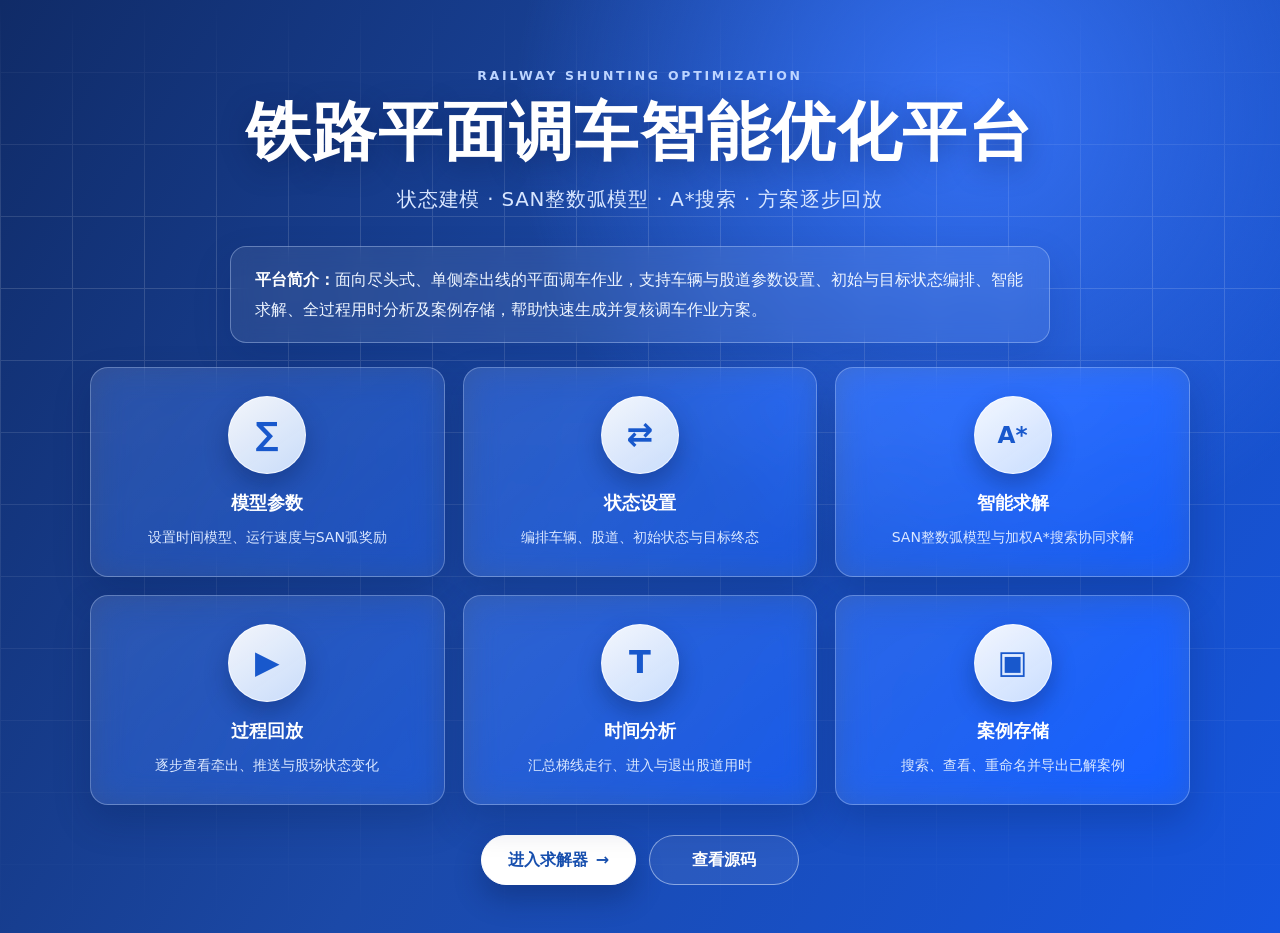
<file: index.html>
<!doctype html>
<html lang="zh-CN">

<head>
  <meta charset="UTF-8">
  <meta name="viewport" content="width=device-width,initial-scale=1">
  <meta name="description" content="基于SAN整数弧模型与A*搜索的铁路平面调车优化求解器。">
  <meta name="theme-color" content="#fff">
  <link rel="icon" type="image/svg+xml"
    href="data:image/svg+xml,%3Csvg xmlns='http://www.w3.org/2000/svg' viewBox='0 0 64 64'%3E%3Crect width='64' height='64' rx='14' fill='%23155bba'/%3E%3Cpath d='M10 44h18l12-24h14M28 44h26M34 32h20' fill='none' stroke='white' stroke-width='4'/%3E%3C/svg%3E">
  <title>平面调车优化求解器</title>
  <link rel="stylesheet" href="./styles.css">
</head>

<body class="cover-active">
  <section id="coverPage" class="cover-page" aria-labelledby="coverTitle">
    <div class="cover-grid" aria-hidden="true"></div>
    <div class="cover-shell">
      <header class="cover-hero">
        <span class="cover-kicker">RAILWAY SHUNTING OPTIMIZATION</span>
        <h1 id="coverTitle">铁路平面调车智能优化平台</h1>
        <p>状态建模 · SAN整数弧模型 · A*搜索 · 方案逐步回放</p>
      </header>
      <div class="cover-intro">
        <b>平台简介：</b>面向尽头式、单侧牵出线的平面调车作业，支持车辆与股道参数设置、初始与目标状态编排、智能求解、全过程用时分析及案例存储，帮助快速生成并复核调车作业方案。
      </div>
      <div class="cover-features" aria-label="平台功能展示">
        <article class="cover-feature">
          <span class="cover-icon" aria-hidden="true">∑</span><strong>模型参数</strong><small>设置时间模型、运行速度与SAN弧奖励</small>
        </article>
        <article class="cover-feature">
          <span class="cover-icon" aria-hidden="true">⇄</span><strong>状态设置</strong><small>编排车辆、股道、初始状态与目标终态</small>
        </article>
        <article class="cover-feature">
          <span class="cover-icon cover-icon-text" aria-hidden="true">A*</span><strong>智能求解</strong><small>SAN整数弧模型与加权A*搜索协同求解</small>
        </article>
        <article class="cover-feature">
          <span class="cover-icon" aria-hidden="true">▶</span><strong>过程回放</strong><small>逐步查看牵出、推送与股场状态变化</small>
        </article>
        <article class="cover-feature">
          <span class="cover-icon" aria-hidden="true">T</span><strong>时间分析</strong><small>汇总梯线走行、进入与退出股道用时</small>
        </article>
        <article class="cover-feature">
          <span class="cover-icon" aria-hidden="true">▣</span><strong>案例存储</strong><small>搜索、查看、重命名并导出已解案例</small>
        </article>
      </div>
      <div class="cover-actions">
        <button class="cover-enter" type="button" data-cover-target="parameters">进入求解器 <span aria-hidden="true">→</span></button>
        <a class="cover-secondary" href="https://github.com/Tye0426/FD3" target="_blank" rel="noopener noreferrer">查看源码</a>
      </div>
    </div>
  </section>
  <header class="app-header">
    <div class="brand">
      <div class="brand-mark" aria-hidden="true"><span></span><span></span><span></span></div>
      <div>
        <h1>平面调车优化求解器</h1>
        <p>SAN整数弧模型 + A*搜索</p>
      </div>
    </div>
    <nav class="step-nav" aria-label="求解流程"><button class="nav-tab active"
        data-view="parameters"><b>1</b><span>模型参数<small>参数与固定值</small></span></button><button class="nav-tab"
        data-view="setup"><b>2</b><span>状态设置<small>车辆、股道与目标</small></span></button><button class="nav-tab"
        data-view="solution"><b>3</b><span>求解过程<small>方案回放与时间</small></span></button><button class="nav-tab"
        data-view="records"><b>4</b><span>记录存储<small>案例查看与导出</small></span></button></nav>
    <div class="header-actions"><button id="returnCover" class="return-cover" type="button"><span aria-hidden="true">←</span> 返回封面</button></div>
  </header>
  <main class="page-shell">
    <section id="view-parameters" class="app-view active" aria-labelledby="parameterTitle">
      <div class="page-heading with-action">
        <div><span class="eyebrow">01 / MODEL</span>
          <h2 id="parameterTitle">模型参数</h2>
          <p>以下参数为默认值，用户可自行修改，并会用于后续求解。</p>
        </div><button id="resetPaperParameters" class="button ghost" type="button">恢复默认值</button>
      </div>
      <div class="parameter-grid">
        <article class="parameter-card feature"><span class="card-index">TIME</span>
          <h3>全过程时间模型</h3>
          <div class="formula">T = Σ(T<sub>梯线</sub> + T<sub>进入</sub> + T<sub>退出</sub>)</div>
          <div class="symbol-notes">
            <span><b>Σ</b>全部基本作业累计</span><span><b>T<sub>梯线</sub></b>股道间转线走行</span><span><b>T<sub>进入</sub> /
                T<sub>退出</sub></b>车辆进出股道时间</span></div>
          <p>每次牵出或推送均计算三个阶段并逐步累计。结果是模型估计耗时。</p>
        </article>
        <article class="parameter-card wide editable-parameter"><span class="card-index">FORMULA</span>
          <h3>单步走行时间</h3>
          <div class="formula-stack">
            <code>T<sub>梯线</sub> = |k<sub>旧</sub>−k<sub>新</sub>| × 股道间距 / 梯线速度</code><code>T<sub>阶段</sub> = l<sub>k</sub>/s<sub>m</sub> + 0.5s<sub>m</sub>(a + bn)</code>
          </div>
          <div class="parameter-inputs inline"><label>常数 a<input id="timeConstant" type="number" min="0" step="any"
                value="13500"></label><label>车辆系数 b<input id="timePerCar" type="number" min="0" step="any"
                value="517.5"></label></div>
          <p>未计防溜、制动试验与现场等待。</p>
        </article>
        <article class="parameter-card editable-parameter"><span class="card-index">SPEED</span>
          <h3>运行参数</h3>
          <div class="parameter-inputs"><label>调车速度（km/h）<input id="shuntingSpeed" type="number" min="0.1" step="0.1"
                value="16"></label><label>梯线速度（km/h）<input id="ladderSpeed" type="number" min="0.1" step="0.1"
                value="10"></label><label>相邻股道间距（m）<input id="trackSpacing" type="number" min="0" step="0.1"
                value="3"></label></div>
        </article>
        <article class="parameter-card editable-parameter"><span class="card-index">A*</span>
          <h3>搜索优先级</h3>
          <div class="formula">η = T + wΛ</div>
          <div class="parameter-inputs"><label>A* 权重 w<input id="weight" type="number" min="0" max="1000000" step="any"
                value="350"></label></div>
          <p>T为累计模型时间，Λ为deferred link数量；350是算例参数，不一定是所有任务的统一最优值。</p>
        </article>
        <article class="parameter-card"><span class="card-index">SAN</span>
          <h3>SAN目标</h3>
          <div class="formula">max R = Σ r<sub>ij</sub>x<sub>ij</sub></div>
          <div class="symbol-notes light"><span><b>r<sub>ij</sub></b>弧 i→j
              的奖励</span><span><b>x<sub>ij</sub>∈{0,1}</b>是否选取该弧</span><span><b>R</b>本轮SAN子问题的总奖励</span></div>
          <p>SAN奖励负责筛选候选动作；最终完整方案仍按累计总时间判断优劣。</p>
        </article>
        <article class="parameter-card wide editable-parameter"><span class="card-index">REWARD</span>
          <h3>SAN弧奖励</h3>
          <div class="reward-input-grid"><label>Shunting 1<input id="rewardShunting1" type="number" step="any" min="0"
                value="1"></label><label>Shunting 2<input id="rewardShunting2" type="number" step="any" min="0"
                value="2"></label><label>Shunting 3<input id="rewardShunting3" type="number" step="any" min="0"
                value="0"></label><label>Skipping 1<input id="rewardSkipping1" type="number" step="any" min="0"
                value="1"></label><label>Skipping 2<input id="rewardSkipping2" type="number" step="any" min="0"
                value="2"></label><label>Holding 1<input id="rewardHolding1" type="number" step="any" min="0"
                value="0"></label><label>Holding 2<input id="rewardHolding2" type="number" step="any" min="0"
                value="0.1"></label><label>Virtual 2<input id="rewardVirtual2" type="number" step="any" min="0"
                value="0"></label></div>
          <p>Virtual 1继续采用默认长度修正式 1/(2lₖ)。</p>
        </article>
      </div>
      <div class="page-actions"><button class="button primary next-view"
          data-target="setup"><span>保存参数进入下一步</span><b>→</b></button></div>
    </section>
    <section id="view-setup" class="app-view" aria-labelledby="configTitle">
      <div class="page-heading with-action">
        <div><span class="eyebrow">02 / INPUT</span>
          <h2 id="configTitle">定义初始状态与目标状态</h2>
          <p>支持车辆、股道、始末状态等相关设置。</p>
        </div><button id="loadExample" class="button ghost">载入示例</button>
      </div>
      <div class="setup-layout">
        <aside class="panel preview-panel">
          <div class="preview-heading">
            <div><span class="eyebrow">INTERACTIVE YARD</span>
              <h3>状态图快捷设置</h3>
            </div><span class="topology-badge">尽头式 · 单侧牵出</span>
          </div>
          <p class="hint">双击车辆、股道可进行参数编辑，拖动车辆可改变位置。</p>
          <div id="destinationLegend" class="destination-color-legend"></div>
          <div id="yardPair" class="yard-pair paper-goal">
            <section class="yard-card">
              <div class="yard-card-head">
                <div><span class="state-dot initial"></span>
                  <h4>初始状态</h4>
                </div>
                <div id="vehicleTrash" class="vehicle-trash compact" aria-label="车辆删除区"><span
                    aria-hidden="true">🗑</span>拖到此处删除</div>
              </div>
              <div id="initialPreview" class="yard-view live-yard" aria-label="可拖动编辑的初始股场"></div>
              <div class="yard-toolbar"><label class="yard-zoom-control" for="yardZoom"><span>图幅</span><input
                    id="yardZoom" type="range" min="50" max="160" value="100" step="5"><output id="yardZoomValue"
                    for="yardZoom">100%</output></label><span id="dragHint" aria-live="polite">按住车辆并拖动</span>
                <div class="yard-quick-actions"><button id="quickAddVehicle" class="add-action" type="button">＋
                    添加车辆</button><button id="quickAddTrack" class="add-action" type="button">＋ 添加股道</button></div>
              </div>
            </section>
            <section id="goalYardCard" class="yard-card hidden">
              <div class="yard-card-head">
                <div><span class="state-dot goal"></span>
                  <h4>自定义最终状态</h4>
                </div><small>仅调整车辆位置与顺序</small>
              </div>
              <div id="goalPreview" class="yard-view live-yard" aria-label="可拖动编辑的最终股场"></div>
              <div class="yard-toolbar"><span id="goalYardScale">比例尺</span><span id="goalDragHint"
                  aria-live="polite">按住车辆并拖动</span>
              </div>

            </section>
          </div>
          <aside id="yardInspector" class="yard-inspector" aria-hidden="true" aria-label="状态图参数信息栏"><button
              id="collapseYardInspector" class="inspector-collapse" type="button" aria-label="收起信息栏">›</button>
            <div class="inspector-head">
              <div><span id="inspectorKicker" class="eyebrow">QUICK EDIT</span>
                <h4 id="inspectorTitle">参数设置</h4>
              </div>
            </div>
            <form id="vehicleInspectorForm" class="inspector-form hidden"><label>车辆ID<input id="inspectorVehicleId"
                  type="text" maxlength="12" required></label><label>去向<select id="inspectorVehicleDestination"
                  required></select></label><label>车辆长度（米）<input id="inspectorVehicleLength" type="number" min="0.001"
                  step="any" inputmode="decimal" required></label>
              <p id="vehicleInspectorError" class="inspector-error hidden" role="alert"></p>
            </form>
            <form id="trackInspectorForm" class="inspector-form hidden"><label>股道编号<input id="inspectorTrackName"
                  type="text" readonly></label><label>股道容量（米）<input id="inspectorTrackCapacity" type="number" min="0.001"
                  step="any" inputmode="decimal" required></label>
              <p id="trackInspectorError" class="inspector-error hidden" role="alert"></p>
            </form>
          </aside>
          <div class="legend"><span><i class="legend-loco"></i>调机</span><span><i
                class="legend-car"></i>可拖动车辆</span><span><i class="legend-stop"></i>股道</span></div>
        </aside>
        <div class="panel config-panel">
          <div class="config-panel-head">
            <div><span class="eyebrow">CONFIGURATION</span>
              <h3>求解参数设置</h3>
            </div>
            <div class="solve-head-actions"><label class="case-name-field"><span>案例名称</span><input id="caseName"
                  type="text" maxlength="60" placeholder="例如：案例1"></label><button id="solveButton"
                class="button primary"><span>开始求解</span><b>→</b></button></div>
          </div>
          <div id="validation" class="message hidden" role="alert"></div>
          <div class="config-modules">
            <section class="config-module destination-module">
              <div class="subhead">
                <div><span class="module-index">01</span>
                  <h3>车辆去向</h3>
                </div><button id="addDestination" class="add-action" type="button">＋ 添加去向</button>
              </div>
              <div class="destination-adder"><label class="sr-only" for="newDestination">新去向名称</label><input
                  id="newDestination" type="text" maxlength="24" placeholder="例如：北京"></div>
              <p id="destinationFeedback" class="inline-feedback hidden" role="status" aria-live="polite"></p>
              <div class="module-scroll compact-scroll">
                <div id="destinationList" class="destination-list" aria-live="polite"></div>
              </div>
            </section>
            <section class="config-module cars-module">
              <div class="subhead">
                <div><span class="module-index">02</span>
                  <h3>车辆参数</h3>
                </div><button id="addCar" class="add-action" type="button">＋ 添加车辆</button>
              </div>
              <p class="hint">车辆去向从已有列表中选择；新增车辆自动放到容量允许股道中。</p>
              <div class="module-scroll">
                <div id="carsEditor" class="data-grid"></div>
              </div>
            </section>
            <section class="config-module initial-state-module">
              <div class="subhead">
                <div><span class="module-index">03</span>
                  <h3>股道参数</h3>
                </div><button id="addTrack" class="add-action" type="button">＋ 添加股道</button>
              </div>
              <p class="hint">设置股道长度和车辆顺序。</p>
              <div class="module-scroll">
                <div class="editor-scroll">
                  <div id="initialTracksEditor" class="track-editor"></div>
                </div>
              </div>
            </section>
            <section class="config-module state-goal">
              <div class="subhead">
                <div><span class="module-index">04</span>
                  <h3>目标终态定义</h3>
                </div><span class="bound-note">两种模式可切换</span>
              </div>
              <div class="mode-choice" role="radiogroup" aria-label="目标终态模式"><label><input type="radio" name="goalMode"
                    value="paper"
                    checked><span><b>默认模式</b><small>同去向聚集、按去向顺序成列，最终停放股道随机</small></span></label><label><input
                    type="radio" name="goalMode"
                    value="custom"><span><b>自定义模式</b><small>精确指定每辆车的目标股道和顺序</small></span></label></div>
              <div id="paperGoalSettings" class="mode-settings">
                <div class="order-heading"><strong>规定去向顺序</strong><span>通过下拉筛选或箭头排序</span></div>
                <div id="destinationOrderEditor" class="destination-order-editor"></div>
              </div>
              <div id="customGoalSettings" class="mode-settings hidden">
                <div class="module-scroll">
                  <div class="editor-scroll">
                    <div id="goalTracksEditor" class="track-editor"></div>
                  </div>
                </div>
              </div>
            </section>
            <section class="config-module operation-module">
              <div class="subhead">
                <div><span class="module-index">05</span>
                  <h3>作业与搜索参数</h3>
                </div>
              </div>
              <div class="settings-grid"><label>牵出线长度（米）<input id="headshunt" type="number" min="0.001"
                    step="any" inputmode="decimal" value="100"></label><label>机车长度（米）<input id="locomotive" type="number" min="0"
                    step="any" inputmode="decimal" value="20"></label><label>优化目标<select id="objective">
                    <option value="time">最短总调车时间（默认目标）</option>
                    <option value="rounds">最少宏动作轮数（扩展对照）</option>
                  </select></label><label>搜索时限（秒）<input id="timeLimit" type="number" min=".1" max="120" step=".1"
                    value="10"></label><label>外层状态树搜索策略<select id="searchStrategy" aria-label="外层状态树搜索策略"><option value="auto">自动选择（默认）</option><option value="astar">SAN-A* 加权启发式</option><option value="best">SAN-B 最佳优先</option><option value="brfs">SAN-Br 广度优先</option><option value="cbfs">SAN-C 循环最佳优先</option><option value="dfs">SAN-D 深度优先</option><option value="sanr">SAN-R 单路径基线</option></select></label><label>联合SAN解池规模<input id="poolSize" type="number" min="0" max="1000"
                    step="1" value="100"></label><label>初始机车对应股道<input id="initialTrack" type="number" min="1"
                    step="1" value="1" readonly aria-readonly="true"></label></div>
            </section>
            <section class="config-module solver-mode">
              <div class="subhead">
                <div><span class="module-index">06</span>
                  <h3>求解引擎</h3>
                </div><span class="bound-note">Gurobi需要单独部署后端</span>
              </div>
              <div class="engine-row"><label>设置求解模式<select id="solverEngine">
                    <option value="browser">浏览器内置 SAN 求解器</option>
                    <option value="gurobi">Gurobi 联合SAN整数规划</option>
                  </select></label><label id="gurobiEndpointWrap" class="hidden">Gurobi API 地址<input id="gurobiEndpoint"
                    type="url" placeholder="https://你的后端域名/solve"></label></div>
              <p id="engineHelp" class="hint">内置模式可直接运行，无需服务器。</p>
            </section>
          </div>
        </div>
      </div>
    </section>
    <section id="view-solution" class="app-view" aria-labelledby="resultTitle">
      <div class="page-heading with-action">
        <div><span class="eyebrow">03 / SOLUTION</span>
          <h2 id="resultTitle">调车方案与逐步过程</h2>
          <p>逐步查看每一次牵出、推送、时间和SAN选择。</p>
        </div>
        <div class="solution-actions"><label class="history-picker"><span>查看历史案例</span><select id="historyCaseSelect">
              <option value="">选择已保存案例</option>
            </select></label><button id="loadHistoryCase" class="button ghost" type="button"
            disabled>载入案例</button><button id="downloadResult" class="button ghost" disabled>导出JSON</button></div>
      </div>
      <div class="panel result-panel">
        <div id="emptyResult" class="empty-state">
          <div class="empty-icon"><span></span><span></span><span></span></div>
          <h3>尚未开始求解</h3>
          <p>请在“初始状态”中设置参数并开始求解，或从右上角选择一个历史案例。</p><button class="button ghost next-view"
            data-target="setup">返回任务定义</button>
        </div>
        <div id="solutionResult" class="hidden">
          <div class="metrics">
            <div class="time-metric"><span>调车全过程用时 · 模型估计</span>
              <div class="time-main"><strong id="metricDuration">—</strong><small id="metricSeconds">—</small></div>
            </div>
            <div><span>梯线走行</span><strong id="breakdownLadder">— 秒</strong></div>
            <div><span>进入股道</span><strong id="breakdownEntry">— 秒</strong></div>
            <div><span>退出股道</span><strong id="breakdownExit">— 秒</strong></div>
            <div><span>求解状态</span><strong id="metricStatus">—</strong></div>
            <div><span>宏动作 / 基本作业</span><strong id="metricSteps">—</strong></div>
            <div><span>电脑求解耗时</span><strong id="metricCompute">—</strong></div>
          </div>
          <div id="resultContext" class="result-context"></div>
          <p class="hint">未计现场等待、防溜和制动试验。</p>
          <div class="solution-layout">
            <div class="playback">
              <div class="playback-head">
                <div><span id="stepKicker" class="eyebrow">初始状态</span>
                  <h3 id="stepTitle">作业开始</h3>
                </div>
                <div class="step-controls"><button id="prevStep" aria-label="上一步">←</button><span id="stepCounter">0 /
                    0</span><button id="nextStep" aria-label="下一步">→</button></div>
              </div>
              <div id="yardView" class="yard-view"></div>
              <div id="actionDetail" class="action-detail"></div>
              <details id="sanDetail" class="san-detail">
                <summary>查看本轮SAN模型结果</summary>
                <div id="sanModel"></div>
              </details>
            </div>
            <div class="timeline-wrap">
              <h3>逐步作业</h3>
              <p class="hint">点击任一步骤查看对应布局。</p>
              <ol id="timeline" class="timeline"></ol>
            </div>
          </div>
          <details class="time-table-panel" open>
            <summary>全过程时间明细（秒）</summary>
            <div class="table-scroll">
              <table>
                <thead>
                  <tr>
                    <th>步 / 轮</th>
                    <th>作业</th>
                    <th>股道</th>
                    <th>车辆</th>
                    <th>梯线</th>
                    <th>进入</th>
                    <th>退出</th>
                    <th>本步</th>
                    <th>累计</th>
                  </tr>
                </thead>
                <tbody id="timeTable"></tbody>
              </table>
            </div>
          </details>
          <section class="solution-insights" aria-labelledby="solutionInsightsTitle">
            <div class="insights-head">
              <div><span class="eyebrow">SOLUTION DISTRIBUTION</span>
                <h3 id="solutionInsightsTitle">可行方案分布与收敛过程</h3>
              </div><p id="solutionChartSummary" class="insights-summary">等待可行方案数据</p>
            </div>
            <div class="solution-chart-grid">
              <article class="solution-chart-card">
                <div class="chart-title"><div><h4>可行解与当前优解</h4><p>圆点为完整可行方案，折线为搜索过程中不断更新的最优值。</p></div><div class="chart-legend"><span><i class="legend-feasible"></i>可行解</span><span><i class="legend-best"></i>阶段优解</span><span><i class="legend-final"></i>最终采用</span></div></div>
                <div id="solutionScatter" class="solution-chart" role="img" aria-label="可行方案目标值散点与最优值收敛图"></div>
              </article>
              <article class="solution-chart-card">
                <div class="chart-title"><div><h4>目标值分布</h4><p>统计完整可行方案在不同目标值区间内的数量。</p></div></div>
                <div id="solutionHistogram" class="solution-chart" role="img" aria-label="可行方案目标值直方图"></div>
              </article>
            </div>
            <p id="solutionChartNote" class="chart-note"></p>
          </section>
        </div>
      </div>
    </section>
    <section id="view-records" class="app-view" aria-labelledby="recordsTitle">
      <div class="page-heading with-action">
        <div><span class="eyebrow">04 / RECORDS</span>
          <h2 id="recordsTitle">记录存储</h2>
          <p>查看自动保存已完成求解的案例。</p>
        </div>
        <div class="records-toolbar"><label class="record-search"><span class="sr-only">搜索案例</span><input
              id="recordSearch" type="search" placeholder="搜索案例名称"></label><button id="refreshRecords"
            class="button ghost" type="button">刷新</button><button id="clearRecords" class="button danger"
            type="button">一键清空</button></div>
      </div>
      <div class="records-layout">
        <aside class="panel records-list-panel">
          <div class="records-head">
            <div><span class="eyebrow">SAVED CASES</span>
              <h3>已解案例</h3>
            </div>
            <div class="records-head-actions"><button id="undoDelete" class="button ghost compact-button" type="button"
                disabled>撤销删除</button><span id="recordsCount" class="topology-badge">0 / 50 条</span></div>
          </div>
          <div id="recordsList" class="records-list"></div>
        </aside>
        <section class="panel record-detail-panel">
          <div id="recordEmpty" class="record-empty">
            <h3>请选择案例</h3>
            <p>点击左侧记录可查看该案例的输入参数、求解结果和全部作业步骤。</p>
          </div>
          <div id="recordDetail" class="hidden">
            <div class="record-detail-head">
              <div class="record-title-edit"><span id="recordDetailTime" class="eyebrow">—</span><input
                  id="recordNameInput" class="record-name-input" type="text" maxlength="60" value="案例详情" readonly
                  aria-label="案例名称"></div>
              <div class="record-detail-actions"><button id="renameRecord" class="button ghost"
                  type="button">重命名</button><button id="exportRecord" class="button primary"
                  type="button"><span>导出案例</span><b>↓</b></button></div>
            </div>
            <div id="recordSummary" class="record-summary"></div>
            <details open>
              <summary>初始与终态状态图</summary>
              <div class="record-state-views">
                <section>
                  <h4>初始状态</h4>
                  <div id="recordInitialYard" class="yard-view record-yard"></div>
                </section>
                <section>
                  <h4>终态状态</h4>
                  <div id="recordGoalYard" class="yard-view record-yard"></div>
                </section>
              </div>
            </details>
            <details open>
              <summary>案例参数与状态</summary>
              <div class="record-info-table table-scroll">
                <table>
                  <tbody id="recordParameters"></tbody>
                </table>
              </div>
            </details>
            <details open>
              <summary>全部作业步骤</summary>
              <div class="table-scroll">
                <table>
                  <thead>
                    <tr>
                      <th>步 / 轮</th>
                      <th>作业</th>
                      <th>股道</th>
                      <th>车辆</th>
                      <th>本步时间</th>
                      <th>累计时间</th>
                    </tr>
                  </thead>
                  <tbody id="recordOperations"></tbody>
                </table>
              </div>
            </details>
          </div>
        </section>
      </div>
    </section>
  </main>
  <div id="toastRegion" class="toast-region" role="status" aria-live="polite" aria-atomic="false"><div id="solveStatus" class="status-pill floating-status hidden"></div></div>
  <dialog id="recordsConfirmDialog" class="confirm-dialog" aria-labelledby="confirmRecordsTitle">
    <div class="confirm-dialog-card"><span class="confirm-mark" aria-hidden="true">!</span>
      <h3 id="confirmRecordsTitle">确认操作</h3>
      <p id="confirmRecordsText">此操作无法撤销。</p>
      <div class="confirm-actions"><button id="cancelRecordsAction" class="button ghost"
          type="button">取消</button><button id="confirmRecordsAction" class="button danger" type="button">确认</button>
      </div>
    </div>
  </dialog>
  <footer>求解结果仅用于模型研究与方案验证，不可直接替代现场安全规章和调度命令。</footer>
  <script src="./solver.js"></script>
  <script src="./yard-model.js"></script>
  <script src="./app.js"></script>
</body>

</html>
</file>
<file: styles.css>
:root{color-scheme:light;--bg:#f5f7fa;--panel:#fff;--text:#17283b;--muted:#5a6c7f;--line:#d9e1e9;--soft:#f3f7fb;--accent:#155bba;--danger:#ad2525;--success:#146540}*{box-sizing:border-box}html{scroll-behavior:smooth}body{margin:0;background:var(--bg);color:var(--text);font:16px/1.55 Inter,"Microsoft YaHei",system-ui,sans-serif}button,input,select{font:inherit}button{cursor:pointer}button:disabled{cursor:not-allowed;opacity:.48}button:focus-visible,summary:focus-visible{outline:3px solid #8db4ed;outline-offset:3px}h1,h2,h3,p{margin:0}.app-header{position:sticky;z-index:20;top:0;display:grid;grid-template-columns:minmax(245px,1fr) auto minmax(150px,1fr);align-items:center;gap:22px;padding:14px clamp(18px,3vw,48px);background:#fff;border-bottom:1px solid var(--line);box-shadow:0 3px 18px #1838580a}.brand{display:flex;align-items:center;gap:12px}.brand h1{font-size:1.08rem}.brand p{font-size:.8rem;color:var(--muted)}.brand-mark{display:grid;gap:5px;width:38px;padding:10px 8px;border-radius:9px;background:var(--accent)}.brand-mark span{height:2px;background:#fff}.step-nav{display:flex;align-items:stretch}.nav-tab{display:flex;align-items:center;gap:9px;min-width:160px;padding:8px 17px;border:0;border-bottom:3px solid transparent;background:#fff;color:var(--muted);text-align:left}.nav-tab:hover{background:#f7faff}.nav-tab.active{border-bottom-color:var(--accent);color:var(--text)}.nav-tab b{display:grid;place-items:center;width:27px;height:27px;border:1px solid #b9c7d5;border-radius:50%;font-size:.8rem}.nav-tab.active b{border-color:var(--accent);background:var(--accent);color:#fff}.nav-tab span{font-size:.9rem;font-weight:700}.nav-tab small{display:block;margin-top:1px;color:var(--muted);font-size:.7rem;font-weight:400}.status-pill{justify-self:end;border:1px solid var(--line);border-radius:24px;padding:7px 13px;background:var(--soft);font-size:.82rem;white-space:nowrap}.status-pill.working{color:var(--accent)}.status-pill.success{color:var(--success)}.status-pill.error{color:var(--danger)}
.page-shell{max-width:1500px;margin:auto;padding:36px clamp(14px,3vw,44px) 56px}.app-view{display:none}.app-view.active{display:block;animation:appear .2s ease}@keyframes appear{from{opacity:.35;transform:translateY(5px)}}.page-heading{margin-bottom:25px}.page-heading h2{font-size:1.65rem}.page-heading p{margin-top:7px;color:var(--muted)}.page-heading.with-action{display:flex;justify-content:space-between;align-items:center;gap:16px}.eyebrow{display:block;margin-bottom:5px;color:var(--accent);font-size:.74rem;font-weight:800;letter-spacing:.13em}.panel,.parameter-card{min-width:0;border:1px solid var(--line);border-radius:13px;background:var(--panel);box-shadow:0 8px 28px #233d5708}.button{border:1px solid var(--line);border-radius:8px;padding:10px 14px;background:#fff;color:var(--text);font-size:.88rem;font-weight:650;white-space:nowrap}.button:hover:not(:disabled){border-color:var(--accent);background:var(--soft)}.button.primary{display:flex;justify-content:space-between;align-items:center;min-height:50px;background:var(--accent);color:#fff}.button.primary:hover:not(:disabled){background:#104a99}.page-actions{display:flex;justify-content:flex-end;margin-top:24px}.page-actions .button{min-width:290px}.hidden{display:none!important}
.parameter-grid{display:grid;grid-template-columns:repeat(3,minmax(0,1fr));gap:16px}.parameter-card{position:relative;padding:22px;overflow:hidden}.parameter-card.feature{grid-row:span 2;background:linear-gradient(145deg,#0e4f9e,#176bc8);color:#fff}.parameter-card.wide{grid-column:span 2}.card-index{display:block;margin-bottom:18px;color:#668099;font-size:.72rem;font-weight:800;letter-spacing:.14em}.feature .card-index{color:#bcd9fa}.parameter-card h3{font-size:1.05rem}.parameter-card p{margin-top:12px;color:var(--muted);font-size:.9rem}.feature p{color:#e4effc}.formula{margin-top:18px;color:var(--accent);font:700 1.35rem/1.45 Georgia,serif}.feature .formula{color:#fff;font-size:1.7rem}.parameter-card dl{margin:15px 0 0}.parameter-card dl div{display:flex;justify-content:space-between;gap:14px;padding:9px 0;border-bottom:1px solid var(--line)}dt{color:var(--muted);font-size:.88rem}dd{margin:0;font-size:.88rem;font-weight:700}.reward-table{display:grid;grid-template-columns:repeat(3,1fr);gap:8px;margin-top:15px}.reward-table span{display:flex;justify-content:space-between;padding:9px 11px;border-radius:7px;background:var(--soft);font-size:.83rem}.reward-table b{color:var(--accent)}.formula-stack{display:grid;gap:8px;margin-top:15px}.formula-stack code{overflow:auto;padding:10px 12px;border-left:3px solid var(--accent);background:var(--soft);font-size:.88rem;white-space:nowrap}
.setup-layout{display:grid;grid-template-columns:minmax(0,1fr);gap:22px}.config-panel,.preview-panel,.result-panel{padding:23px}.preview-panel{position:static}.preview-heading,.subhead,.playback-head{display:flex;align-items:center;justify-content:space-between;gap:12px}.topology-badge{padding:5px 9px;border-radius:20px;background:#eaf3ff;color:#15549f;font-size:.76rem}.subsection{margin-bottom:23px;padding-top:19px;border-top:1px solid var(--line)}.subsection.first{padding-top:0;border:0}.subhead{margin-bottom:11px}.text-button{border:0;background:transparent;color:var(--accent);font-size:.875rem}.hint{margin:8px 0 12px;color:var(--muted);font-size:.86rem}.data-grid{display:grid;gap:8px}.data-row,.track-row{display:grid;align-items:center;gap:8px}.data-row{grid-template-columns:1fr 1fr 1fr 28px}.track-row{grid-template-columns:70px 76px 1fr 1fr 28px;margin-bottom:8px}.row-head{padding:0 2px;color:var(--muted);font-size:.84rem}.track-id-cell{display:grid;min-height:41px;place-items:center;border:1px solid #cfdae4;border-radius:7px;background:var(--soft);font-weight:800}.track-editor{min-width:480px}.editor-scroll{overflow-x:auto}input,select{width:100%;min-width:0;min-height:41px;padding:8px 9px;border:1px solid #b8c9d9;border-radius:7px;background:#fff;color:var(--text);font-size:.92rem}input:focus,select:focus{outline:2px solid #a0c3f5;border-color:var(--accent)}.icon-button{width:28px;height:34px;border:0;background:transparent;color:#697c8e;font-size:1.2rem}.icon-button:hover{color:var(--danger)}.settings-grid{display:grid;grid-template-columns:repeat(3,minmax(0,1fr));gap:13px;padding-top:20px;border-top:1px solid var(--line)}.settings-grid label{font-size:.84rem;font-weight:650}.settings-grid input,.settings-grid select{margin-top:5px;font-weight:400}.method-note{margin:17px 0 12px;padding:12px 14px;border-left:3px solid var(--accent);border-radius:0 8px 8px 0;background:#eef5fe;font-size:.86rem}.method-note strong{color:#104a99;font-size:1.06rem}.method-note p{margin-top:5px;color:#3c566e}.message{margin-top:14px;padding:11px 13px;border:1px solid #e7b7b7;border-radius:8px;background:#fff5f5;color:var(--danger);font-size:.86rem}.config-panel>.button.primary{width:100%;margin-top:17px}.legend{display:flex;gap:20px;justify-content:center;padding-top:14px;border-top:1px solid var(--line);color:var(--muted);font-size:.78rem}.legend span{display:flex;align-items:center;gap:6px}.legend i{display:inline-block;width:18px;height:9px}.legend-loco{background:#1f4e80}.legend-car{border:1px solid #7caae1;background:#e6f0ff}.legend-stop{border-right:3px solid #477199}
.yard-view{overflow:auto;min-height:260px;padding:10px;background:#fbfdff}.yard-diagram{position:relative}.yard-diagram svg{position:absolute;inset:0;width:100%;height:100%;pointer-events:none}.yard-rail{fill:none;stroke:#477199;stroke-width:2.2;stroke-linecap:round;stroke-linejoin:round}.track-stop{stroke-width:3}.track-drop-zone{position:absolute;z-index:2;border-radius:5px;transition:background .12s,outline .12s}.track-drop-zone.drop-target{outline:2px dashed #2171ce;outline-offset:3px;background:#dcecff88}.track-consist{display:flex;align-items:center;justify-content:flex-end;width:100%;height:100%;overflow:visible}.track-consist.over-capacity{filter:drop-shadow(0 0 4px #d13a3a)}.track-name{position:absolute;z-index:3;width:34px;background:#fbfdff;color:#31526f;font-size:.78rem;font-weight:800;white-space:nowrap;text-align:right}.track-delete{position:absolute;right:-35px;top:9px;z-index:5;display:grid;width:28px;height:28px;place-items:center;border:1px solid #e2b5b5;border-radius:50%;background:#fff;color:var(--danger);font-size:1rem;line-height:1;opacity:0;transform:scale(.85);transition:opacity .12s,transform .12s}.track-drop-zone:hover .track-delete,.track-delete:focus-visible{opacity:1;transform:scale(1)}.headshunt-label{position:absolute;z-index:3;padding:1px 5px;background:#fbfdff;color:#45627c;font-size:.74rem}.headshunt-consist{position:absolute;z-index:2;display:flex;align-items:center;gap:0;min-height:32px}.loco{display:grid;place-items:center;flex:0 0 auto;overflow:hidden;padding:5px 3px;border-radius:4px;background:#1f4e80;color:#fff;font-size:.72rem;white-space:nowrap}.car{display:grid;place-items:center;flex:0 0 auto;min-width:0;min-height:27px;overflow:hidden;padding:1px 2px;border:1px solid #7caae1;border-radius:2px;background:#e6f0ff;color:#184b8b;font-size:.78rem;font-weight:700;white-space:nowrap}.track-consist .car+.car,.headshunt-consist .car+.car{border-left-width:0}.car[data-dest="2"]{border-color:#80b8a4;background:#e4f5ee;color:#23654d}.car[data-dest="3"]{border-color:#ccae6a;background:#fff2d7;color:#775516}.editable .draggable-car{cursor:grab;touch-action:none;user-select:none}.editable .draggable-car:active{cursor:grabbing}.dragging-source{opacity:.22}.drag-ghost{position:fixed;z-index:1000;pointer-events:none;box-shadow:0 8px 22px #17395d38;opacity:.92}.yard-dragging{cursor:grabbing}.yard-toolbar{display:flex;align-items:center;gap:12px;min-height:45px;padding:9px 2px;border-top:1px solid var(--line);color:var(--muted);font-size:.78rem}.yard-toolbar #dragHint{flex:1;text-align:center;color:#31526f}.yard-toolbar .button{padding:6px 9px;font-size:.78rem}.vehicle-trash{display:flex;align-items:center;justify-content:center;gap:8px;min-height:44px;margin:2px 0 12px;border:1px dashed #c9d3de;border-radius:8px;background:#f8fafc;color:#718295;font-size:.82rem;transition:.15s}.vehicle-trash span{font-size:1.15rem}.yard-dragging .vehicle-trash{border-color:#d08a8a;background:#fff8f8;color:#9c4040}.vehicle-trash.drop-target{border:2px solid #c13c3c;background:#fff0f0;color:#a82727;transform:scale(1.005)}.legend{display:flex;gap:20px;justify-content:center;padding-top:14px;border-top:1px solid var(--line);color:var(--muted);font-size:.78rem}.legend span{display:flex;align-items:center;gap:6px}.legend i{display:inline-block;width:18px;height:9px}.legend-loco{background:#1f4e80}.legend-car{border:1px solid #7caae1;background:#e6f0ff}.legend-stop{border-right:3px solid #477199}
.empty-state{display:grid;min-height:470px;align-content:center;justify-items:center;padding:24px;border:1px dashed var(--line);border-radius:11px;background:linear-gradient(#fff,#f8fbfe);text-align:center}.empty-state p{max-width:480px;margin:11px 0 18px;color:var(--muted)}.empty-icon{display:grid;width:90px;gap:12px;margin-bottom:22px}.empty-icon span{height:3px;background:#b9cde0}.metrics{display:grid;grid-template-columns:repeat(3,minmax(0,1fr));gap:12px;margin-bottom:16px}.metrics>div{padding:14px;border:1px solid var(--line);border-radius:10px}.metrics span{display:block;margin-bottom:7px;color:var(--muted);font-size:.85rem}.metrics strong{font-size:1.05rem}.metrics .time-metric{display:grid;grid-column:1/-1;grid-template-columns:1fr auto;align-items:center;padding:18px 21px;border-color:#b9d0ee;background:#f0f6ff}.time-metric span{grid-column:1/-1;color:#294e7c}.time-metric strong{color:#114e9c;font-size:2rem}.time-metric small{color:#395b81;font-size:.85rem}.result-context{margin-bottom:13px;padding:11px 13px;border:1px solid var(--line);border-radius:8px;background:#fafcff;font-size:.85rem;line-height:1.7}.time-breakdown{display:flex;flex-wrap:wrap;gap:9px}.time-breakdown span{padding:6px 9px;border-radius:6px;background:var(--soft);font-size:.85rem}.solution-layout{display:grid;grid-template-columns:minmax(0,1fr) 330px;gap:20px;align-items:start}.playback{overflow:hidden;margin-top:18px;border:1px solid var(--line);border-radius:11px;background:#fff}.playback-head{padding:15px;border-bottom:1px solid var(--line);background:#fafcfe}.step-controls{display:flex;align-items:center;gap:8px;white-space:nowrap;font-size:.85rem}.step-controls button{width:34px;height:34px;border:1px solid var(--line);border-radius:6px;background:#fff;color:var(--accent)}.action-detail{padding:13px 15px;border-top:1px solid var(--line);font-size:.9rem}.san-detail{padding:13px 15px;border-top:1px solid var(--line);font-size:.85rem}summary{cursor:pointer;color:var(--accent);font-weight:650}.san-model-grid{display:grid;grid-template-columns:1fr 1fr;gap:11px;margin-top:12px}.san-model-grid>div{overflow-wrap:anywhere;padding:12px;border-radius:8px;background:var(--soft)}.san-model-grid strong{display:block;margin-bottom:7px}.arc-chip{display:inline-block;margin:3px 2px;padding:3px 6px;border:1px solid #c4d7eb;border-radius:5px;background:#fff}.timeline-wrap{margin-top:18px;padding:17px;border:1px solid var(--line);border-radius:11px;background:#fff}.timeline{max-height:520px;overflow:auto;margin:10px 0 0;padding:0;list-style:none}.timeline li button{display:block;width:100%;margin:4px 0;padding:9px 11px;border:1px solid transparent;border-left:3px solid var(--line);border-radius:0 7px 7px 0;background:#fff;color:var(--muted);text-align:left;font-size:.83rem;line-height:1.65}.timeline li.active button{border-left-color:var(--accent);background:#eef5ff}.timeline strong{color:var(--text)}.time-table-panel{margin-top:24px;padding-top:17px;border-top:1px solid var(--line)}.table-scroll{overflow:auto;margin-top:12px}table{width:100%;border-collapse:collapse;white-space:nowrap;font-size:.84rem;font-variant-numeric:tabular-nums}th,td{padding:9px;text-align:right;border-bottom:1px solid var(--line)}th{background:var(--soft);color:#42596f}td:nth-child(2),td:nth-child(4),th:nth-child(2),th:nth-child(4){text-align:left}tbody tr:hover{background:#f1f6ff}footer{padding:0 22px 30px;color:var(--muted);font-size:.84rem;text-align:center}
@media(max-width:1150px){.app-header{grid-template-columns:1fr auto}.step-nav{grid-column:1/-1;grid-row:2;justify-content:center}.status-pill{grid-column:2}.solution-layout{grid-template-columns:1fr}.parameter-grid{grid-template-columns:1fr 1fr}.parameter-card.feature{grid-row:auto}.parameter-card.wide{grid-column:span 2}}@media(max-width:680px){.app-header{position:static;display:flex;flex-wrap:wrap;padding:13px}.brand{flex:1}.status-pill{order:2}.step-nav{order:3;width:100%;overflow-x:auto;justify-content:flex-start}.nav-tab{min-width:128px;padding:8px}.nav-tab small{display:none}.page-shell{padding:22px 10px 35px}.page-heading.with-action{align-items:flex-start}.parameter-grid{grid-template-columns:1fr}.parameter-card.wide{grid-column:auto}.reward-table{grid-template-columns:1fr 1fr}.config-panel,.preview-panel,.result-panel{padding:15px}.settings-grid,.san-model-grid{grid-template-columns:1fr}.metrics{grid-template-columns:1fr}.metrics .time-metric{display:block}.time-metric small{display:block;margin-top:5px}.data-row{gap:5px}.yard-toolbar{flex-wrap:wrap}.yard-toolbar #dragHint{order:3;flex-basis:100%}.page-actions .button{width:100%;min-width:0}}
.data-row,.initial-track-row,.goal-track-row{display:grid;align-items:center;gap:8px}.initial-track-row{grid-template-columns:70px 90px 1fr 28px;margin-bottom:8px}.goal-track-row{grid-template-columns:70px 1fr;margin-bottom:8px}.bound-note{color:var(--muted);font-size:.8rem}.yard-pair{display:grid;grid-template-columns:repeat(2,minmax(0,1fr));gap:16px}.yard-card{min-width:0;overflow:hidden;border:1px solid var(--line);border-radius:10px;background:#fbfdff}.yard-card-head{display:flex;align-items:center;justify-content:space-between;gap:10px;padding:12px 14px;border-bottom:1px solid var(--line);background:#fff}.yard-card-head>div{display:flex;align-items:center;gap:8px}.yard-card-head h4{margin:0;font-size:.95rem}.yard-card-head small{color:var(--muted);font-size:.74rem}.state-dot{display:block;width:9px;height:9px;border-radius:50%}.state-dot.initial{background:#2070c8}.state-dot.goal{background:#279167}.goal-bound-message{display:grid;min-height:58px;place-items:center;margin:2px 10px 12px;border:1px dashed #c9d3de;border-radius:8px;color:var(--muted);font-size:.8rem}.yard-toolbar #goalDragHint{flex:1;text-align:center;color:#31526f}.yard-dragging.dragging-goal .vehicle-trash{border-color:#c9d3de;background:#f8fafc;color:#718295}.ladder-link{stroke:#477199}.yard-card .yard-view{min-height:260px}
@media(max-width:1150px){.yard-pair{grid-template-columns:1fr}}@media(max-width:680px){.yard-toolbar #goalDragHint{order:3;flex-basis:100%}.yard-card-head{align-items:flex-start}}
.parameter-inputs{display:grid;gap:9px;margin-top:14px}.parameter-inputs.inline{grid-template-columns:repeat(2,minmax(0,1fr))}.parameter-inputs label,.reward-input-grid label,.mode-settings label,.engine-row label{color:var(--muted);font-size:.82rem;font-weight:650}.parameter-inputs input,.reward-input-grid input,.mode-settings input,.engine-row input,.engine-row select{margin-top:4px}.reward-input-grid{display:grid;grid-template-columns:repeat(4,minmax(0,1fr));gap:9px;margin-top:14px}.editable-parameter input{background:#fbfdff}.mode-choice{display:grid;grid-template-columns:repeat(2,minmax(0,1fr));gap:10px}.mode-choice label{display:flex;gap:10px;padding:13px;border:1px solid var(--line);border-radius:9px;background:#fbfdff;cursor:pointer}.mode-choice label:has(input:checked){border-color:#78a8e2;background:#eef5ff}.mode-choice input{width:auto;min-height:0;margin:4px 0 0}.mode-choice span{display:grid;gap:3px}.mode-choice b{font-size:.9rem}.mode-choice small{color:var(--muted);font-size:.76rem}.mode-settings{margin-top:12px;padding:13px;border-radius:9px;background:var(--soft)}.mode-settings>label{display:block;max-width:560px}.solver-mode{margin-top:18px;padding-top:18px;border-top:1px solid var(--line)}.engine-row{display:grid;grid-template-columns:repeat(2,minmax(0,1fr));gap:13px}.paper-goal-card{display:grid;min-height:320px;align-content:center;justify-items:center;padding:24px;border:1px dashed #a9c8e8;border-radius:10px;background:linear-gradient(145deg,#f7fbff,#edf5ff);text-align:center}.paper-goal-card h4{margin:0 0 18px}.paper-goal-card p{max-width:540px;margin-top:18px;color:var(--muted);font-size:.86rem}.paper-goal-flow{display:flex;align-items:center;justify-content:center;gap:10px;flex-wrap:wrap}.paper-goal-flow span{padding:9px 11px;border:1px solid #c7daf0;border-radius:7px;background:#fff;color:#214e7c;font-size:.82rem}.paper-goal-flow b{color:var(--accent)}.yard-pair.paper-goal{grid-template-columns:1fr}.yard-pair.paper-goal .yard-card,.yard-pair.paper-goal .paper-goal-card{width:100%}
@media(max-width:680px){.reward-input-grid{grid-template-columns:1fr 1fr}.parameter-inputs.inline,.mode-choice,.engine-row{grid-template-columns:1fr}}

/* 第二步：模块化配置与可滚动编辑区 */
.sr-only{position:absolute!important;width:1px!important;height:1px!important;padding:0!important;margin:-1px!important;overflow:hidden!important;clip:rect(0,0,0,0)!important;white-space:nowrap!important;border:0!important}
.config-panel{padding:18px}.config-modules{display:grid;grid-template-columns:repeat(2,minmax(0,1fr));gap:16px;align-items:start}.config-module{min-width:0;padding:17px;border:1px solid var(--line);border-radius:11px;background:#fcfdff;box-shadow:0 4px 14px #233d5705}.config-module .subhead{margin-bottom:9px}.config-module .subhead>div{display:flex;align-items:center;gap:9px}.config-module h3{font-size:1rem}.module-index{display:grid;width:28px;height:24px;place-items:center;border-radius:6px;background:#e8f1fc;color:#1459ad;font-size:.7rem;font-weight:800}.module-scroll{max-height:320px;overflow:auto;overscroll-behavior:contain;padding:2px 7px 2px 1px;scrollbar-color:#b9cbe0 transparent;scrollbar-width:thin}.compact-scroll{max-height:156px}.module-scroll .row-head{position:sticky;z-index:5;top:-2px;padding:5px 2px;background:#fcfdff}.destination-adder{display:grid;grid-template-columns:1fr auto;gap:8px;margin-bottom:11px}.destination-adder .button{min-height:41px;padding:7px 12px}.destination-list{display:flex;flex-wrap:wrap;gap:8px}.destination-chip{display:inline-flex;align-items:center;gap:7px;min-height:36px;padding:4px 5px 4px 9px;border:1px solid #d7e0e9;border-radius:20px;background:#fff;font-size:.84rem}.destination-chip>i,.destination-legend-item>i{display:block;width:16px;height:16px;border:1px solid;border-radius:4px}.destination-chip b{max-width:180px;overflow:hidden;text-overflow:ellipsis}.destination-chip .icon-button{width:25px;height:25px;font-size:1rem}.state-goal .mode-choice{margin-top:2px}.order-heading{display:flex;align-items:center;justify-content:space-between;gap:10px;margin-bottom:9px}.order-heading strong{font-size:.86rem}.order-heading span{color:var(--muted);font-size:.75rem}.destination-order-editor{display:grid;gap:7px;max-height:240px;overflow:auto;overscroll-behavior:contain}.destination-order-row{display:grid;grid-template-columns:64px minmax(0,1fr) auto;align-items:center;gap:8px}.order-position{color:var(--muted);font-size:.78rem}.destination-order-row select{min-height:37px;padding:6px 8px}.order-controls{display:flex;gap:4px}.order-controls button{display:grid;width:31px;height:31px;place-items:center;border:1px solid #c8d5e3;border-radius:6px;background:#fff;color:var(--accent)}.order-controls button:hover:not(:disabled){border-color:var(--accent);background:#eef5ff}.empty-inline{padding:13px;border:1px dashed var(--line);border-radius:7px;color:var(--muted);font-size:.82rem;text-align:center}.operation-module .settings-grid{padding-top:0;border-top:0}.config-module.solver-mode{margin-top:0;padding-top:17px;border-top:1px solid var(--line)}.config-panel>.method-note{margin-top:16px}.destination-color-legend{display:flex;flex-wrap:wrap;gap:7px;margin:4px 0 13px}.destination-legend-item{display:inline-flex;align-items:center;gap:6px;padding:4px 8px;border:1px solid var(--line);border-radius:18px;background:#fff;color:#3e566d;font-size:.76rem}.car[data-dest]{border-color:var(--car-border,#7caae1);background:var(--car-bg,#e6f0ff);color:var(--car-text,#184b8b);text-shadow:0 1px 0 #ffffffaa}.yard-card .yard-view{max-height:520px;overflow:auto}
/* 顶部状态图 + 三列两行等尺寸设置模块 */
.setup-layout{gap:20px}.preview-panel{order:-1;padding:24px;border-color:#cbd9e8;box-shadow:0 12px 34px #17395d0d}.preview-heading{padding-bottom:4px}.config-panel{padding:18px;background:#f8fafc}.config-panel-head{display:flex;align-items:center;justify-content:space-between;gap:18px;margin-bottom:16px;padding:3px 3px 14px;border-bottom:1px solid var(--line)}.config-panel-head h3{font-size:1.15rem}.config-panel-head .eyebrow{margin-bottom:2px}.config-panel-head .button.primary{min-width:270px;padding:11px 16px;box-shadow:0 8px 18px #155bba2d}.config-panel>.message{margin:0 3px 14px}.config-modules{grid-template-columns:repeat(3,minmax(0,1fr));gap:14px;align-items:stretch}.config-module{display:flex;height:390px;min-height:390px;flex-direction:column;overflow:hidden;padding:16px;border-color:#d3dee9;background:#fff;box-shadow:0 7px 20px #233d5709}.config-module:hover{border-color:#b8cce1;box-shadow:0 10px 24px #233d5710}.config-module>.module-scroll{flex:1;min-height:0;max-height:none}.config-module .compact-scroll{max-height:none}.operation-module .settings-grid{grid-template-columns:repeat(2,minmax(0,1fr));gap:10px;overflow:auto;padding-right:4px}.config-module.solver-mode .engine-row{grid-template-columns:1fr}.state-goal .mode-settings{min-height:0;overflow:auto}.yard-card .yard-view{max-height:480px}.yard-pair.paper-goal{grid-template-columns:1fr}.yard-pair.paper-goal .yard-card{width:100%}
@media(max-width:1180px){.config-modules{grid-template-columns:repeat(2,minmax(0,1fr))}}
@media(max-width:760px){.config-panel-head{align-items:stretch;flex-direction:column}.config-panel-head .button.primary{width:100%;min-width:0}.config-modules{grid-template-columns:1fr}.config-module{height:370px;min-height:370px}.module-scroll{max-height:none}}
@media(max-width:680px){.config-panel{padding:10px}.config-module{padding:13px}.destination-order-row{grid-template-columns:54px minmax(0,1fr) auto}.order-heading{align-items:flex-start;flex-direction:column;gap:2px}.destination-adder{grid-template-columns:1fr}.destination-adder .button{width:100%}}

/* 状态编辑细节：自适应图幅、统一新增按钮、按需横向滚动 */
.yard-pair{grid-template-columns:1fr}.yard-stage{position:relative;margin-inline:auto}.yard-card .yard-view{width:100%;max-height:430px;overflow:auto;contain:layout paint}.add-action{display:inline-flex;align-items:center;justify-content:center;min-height:34px;padding:6px 11px;border:1px solid #9fc0e6;border-radius:7px;background:#e6f1ff;color:#155bba;font-size:.82rem;font-weight:700;white-space:nowrap;cursor:pointer;transition:background .15s,border-color .15s,transform .15s}.add-action:hover{border-color:#5c94d2;background:#d6e9ff;transform:translateY(-1px)}.add-action:focus-visible{outline:2px solid #76a9e4;outline-offset:2px}.inline-feedback{margin:-4px 0 9px;color:#276543;font-size:.79rem}.inline-feedback.error{color:var(--danger);font-weight:650}.track-editor{width:100%;min-width:0}.editor-scroll{width:100%;max-width:100%;overflow-x:auto;overflow-y:visible}.initial-track-row{grid-template-columns:54px 76px minmax(150px,1fr) 28px;min-width:100%}.goal-track-row{grid-template-columns:54px minmax(160px,1fr);min-width:100%}.sequence-input{min-width:150px;max-width:none}.state-goal{overflow:hidden}.state-goal .mode-settings{min-height:0;overflow:hidden}.state-goal #paperGoalSettings,.state-goal #customGoalSettings{display:flex;flex:1;min-height:0;flex-direction:column}.state-goal #paperGoalSettings.hidden,.state-goal #customGoalSettings.hidden{display:none}.state-goal .destination-order-editor{flex:1;min-height:0;max-height:none;overflow-y:auto;overscroll-behavior:contain;padding-right:5px;scrollbar-color:#b9cbe0 transparent;scrollbar-width:thin}.state-goal #customGoalSettings .module-scroll{flex:1;min-height:0;max-height:none;overflow:auto;padding-right:7px}.yard-toolbar .add-action{padding:6px 9px;font-size:.78rem}
@media(max-width:680px){.add-action{padding-inline:8px}.yard-card .yard-view{max-height:360px}}

/* 第一部分：三列两行等尺寸参数模块 */
.parameter-grid{grid-template-columns:repeat(3,minmax(0,1fr));gap:14px;align-items:stretch}.parameter-card,.parameter-card.feature,.parameter-card.wide{grid-column:auto;grid-row:auto;height:390px;min-height:390px;overflow:auto;scrollbar-color:#b9cbe0 transparent;scrollbar-width:thin}.parameter-card{padding:20px}.parameter-card .reward-input-grid{grid-template-columns:repeat(2,minmax(0,1fr))}.parameter-card .formula-stack code{overflow-wrap:anywhere;white-space:normal}.parameter-card.feature{background:linear-gradient(145deg,#0e4f9e,#176bc8)}
@media(max-width:1150px){.parameter-grid{grid-template-columns:repeat(2,minmax(0,1fr))}.parameter-card.wide{grid-column:auto}}
@media(max-width:680px){.parameter-grid{grid-template-columns:1fr}.parameter-card,.parameter-card.feature,.parameter-card.wide{height:370px;min-height:370px}.parameter-card .reward-input-grid{grid-template-columns:repeat(2,minmax(0,1fr))}}

/* 参数释义、状态图缩放与快捷新增弹窗 */
.symbol-notes{display:grid;gap:8px;margin-top:18px}.symbol-notes span{display:grid;grid-template-columns:minmax(78px,auto) 1fr;align-items:center;gap:10px;padding:9px 10px;border:1px solid #ffffff35;border-radius:8px;background:#ffffff13;color:#eaf4ff;font-size:.84rem}.symbol-notes b{color:#fff}.symbol-notes.light span{border-color:#d4e1ee;background:var(--soft);color:#496176}.symbol-notes.light b{color:var(--accent)}.yard-head-actions{display:flex;align-items:center;gap:10px}.yard-head-actions small{white-space:nowrap}.vehicle-trash.compact{width:auto;min-height:34px;margin:0;padding:5px 10px;border-color:#d6a8a8;background:#fff9f9;color:#9c4040;white-space:nowrap}.vehicle-trash.compact span{font-size:1rem}.yard-toolbar{gap:14px;padding-inline:10px}.yard-zoom-control{display:grid;grid-template-columns:auto 150px 44px;align-items:center;gap:7px;color:#45627c;font-size:.78rem;font-weight:700;white-space:nowrap}.yard-zoom-control input{width:150px;min-height:0;margin:0;padding:0;border:0;accent-color:var(--accent)}.yard-zoom-control output{font-variant-numeric:tabular-nums}.yard-quick-actions{display:flex;gap:8px;margin-left:auto}.quick-dialog{width:min(430px,calc(100vw - 30px));padding:0;border:1px solid #b9cce0;border-radius:14px;background:#fff;color:var(--text);box-shadow:0 24px 70px #102d4d3d}.quick-dialog::backdrop{background:#102d4d52;backdrop-filter:blur(2px)}.quick-dialog form{padding:20px}.dialog-head{display:flex;align-items:flex-start;justify-content:space-between;gap:16px;padding-bottom:13px;border-bottom:1px solid var(--line)}.dialog-head h4{font-size:1.08rem}.dialog-close{display:grid;width:32px;height:32px;place-items:center;border:1px solid var(--line);border-radius:50%;background:#fff;color:#60758a;font-size:1.2rem}.dialog-fields{display:grid;gap:12px;margin-top:16px}.dialog-fields label{color:var(--muted);font-size:.85rem;font-weight:700}.dialog-fields input,.dialog-fields select{margin-top:5px}.dialog-error{margin:12px 0 0;padding:9px 11px;border-radius:7px;background:#fff1f1;color:var(--danger);font-size:.82rem}.dialog-actions{display:flex;justify-content:flex-end;gap:9px;margin-top:18px}.dialog-actions .button.primary{min-height:41px}.yard-dragging .vehicle-trash.compact{border-color:#c13c3c;background:#fff0f0}.vehicle-trash.compact.drop-target{transform:scale(1.04)}
@media(max-width:760px){.yard-head-actions small{display:none}.yard-toolbar{align-items:stretch;flex-direction:column}.yard-zoom-control{grid-template-columns:auto minmax(120px,1fr) 44px}.yard-zoom-control input{width:100%}.yard-quick-actions{width:100%;margin-left:0}.yard-quick-actions .add-action{flex:1}}

/* 状态图右侧滑出信息栏与居中删除区 */
.preview-panel{position:relative;overflow:hidden}.yard-card:first-child .yard-card-head{display:grid;grid-template-columns:1fr auto 1fr}.yard-card:first-child .yard-card-head>small{justify-self:end;white-space:nowrap}.vehicle-trash.compact{justify-self:center}.vehicle-trash.compact span{font-family:"Segoe UI Emoji","Apple Color Emoji",sans-serif}.editable .track-drop-zone{cursor:pointer}.yard-card .yard-view.live-yard{height:390px;min-height:390px;max-height:390px}.yard-inspector{position:absolute;z-index:30;right:24px;display:flex;width:min(320px,calc(100% - 48px));height:390px;max-height:none;flex-direction:column;overflow:hidden;padding:15px;border:1px solid #aac4e0;border-radius:13px 0 0 13px;background:#fff;box-shadow:-14px 18px 44px #17395d2b;opacity:0;pointer-events:none;transform:translateX(calc(100% + 28px));transition:transform .24s ease,opacity .18s ease}.yard-inspector.open{opacity:1;pointer-events:auto;transform:translateX(0)}.inspector-head{display:flex;align-items:flex-start;justify-content:space-between;gap:12px;padding-bottom:9px;border-bottom:1px solid var(--line)}.inspector-head h4{font-size:1rem}.inspector-close{display:grid;width:30px;height:30px;place-items:center;border:1px solid var(--line);border-radius:50%;background:#fff;color:#60758a;font-size:1.15rem}.inspector-close:hover{border-color:var(--accent);color:var(--accent)}.yard-inspector>.hint{margin:7px 0 4px;font-size:.76rem;line-height:1.45}.inspector-form{display:grid;gap:7px;margin-top:5px}.inspector-form label{color:var(--muted);font-size:.8rem;font-weight:700}.inspector-form input,.inspector-form select{min-height:37px;margin-top:3px;padding:7px 9px}.inspector-form input[readonly]{background:#f1f5f9;color:#52697e}.inspector-error{margin:1px 0 0;padding:7px 9px;border-radius:7px;background:#fff1f1;color:var(--danger);font-size:.77rem}.inspector-actions{display:flex;justify-content:flex-end;gap:7px;margin-top:2px}.inspector-actions .button{min-height:37px;padding:7px 11px}.inspector-actions .button.primary{min-height:37px}.yard-dragging .vehicle-trash.compact{border-color:#c13c3c;background:#ffecec;box-shadow:0 0 0 3px #f3b8b855}.vehicle-trash.compact.drop-target{transform:scale(1.07)}
@media(max-width:760px){.yard-card:first-child .yard-card-head{grid-template-columns:1fr auto}.yard-card:first-child .yard-card-head>small{display:none}.yard-card .yard-view.live-yard{height:360px;min-height:360px;max-height:360px}.yard-inspector{right:10px;width:calc(100% - 20px);height:360px;border-radius:12px}}

/* 实时编辑信息栏：外凸箭头收起，内容在单一紧凑模块内完整呈现 */
.yard-inspector{width:min(286px,calc(100% - 48px));overflow:visible;padding:16px}
.inspector-collapse{position:absolute;z-index:2;top:50%;left:-37px;display:grid;width:38px;height:54px;place-items:center;padding:0;border:1px solid #aac4e0;border-right:0;border-radius:12px 0 0 12px;background:#fff;color:var(--accent);box-shadow:-7px 7px 18px #17395d1f;font-size:1.8rem;line-height:1;transform:translateY(-50%)}
.inspector-collapse:hover{background:#eef5ff}
.inspector-collapse:focus-visible{outline:3px solid #8db4ed;outline-offset:2px}
.inspector-head{padding:0 0 11px 8px}
.inspector-form{gap:12px;margin-top:14px;padding:0 8px}
.inspector-form input,.inspector-form select{min-height:39px;margin-top:4px}
.yard-diagram[data-edit-mode="goal"] .track-drop-zone{cursor:default}
@media(max-width:760px){.yard-inspector{right:10px;width:calc(100% - 42px);padding:14px}.inspector-collapse{left:-35px;width:36px;height:50px}}

/* 自动股道、结果时间重排与案例记录 */
#initialTrack[readonly]{background:#eef3f8;color:#36536f;font-weight:750;cursor:not-allowed}
.solution-actions{display:flex;align-items:flex-end;justify-content:flex-end;gap:9px;flex-wrap:wrap}.history-picker{display:grid;gap:5px;color:var(--muted);font-size:.75rem}.history-picker select{width:min(280px,40vw);height:42px;border:1px solid var(--line);border-radius:8px;background:#fff;padding:0 34px 0 11px;color:var(--text)}.metrics{align-items:stretch}.metrics .time-metric{position:relative;display:block;min-height:145px;padding:18px 21px;text-align:center}.time-metric>span{text-align:left}.time-main{position:relative;display:inline-flex;align-items:baseline;justify-content:center;min-width:340px;margin:9px auto 0;padding:0 112px 18px}.time-main strong{color:#114e9c;font-size:2.65rem;line-height:1.12;font-variant-numeric:tabular-nums}.time-main small{position:absolute;right:0;bottom:3px;color:#395b81;font-size:.86rem;font-variant-numeric:tabular-nums}.metrics>div:not(.time-metric){display:grid;align-content:center;min-height:82px;text-align:center}.metrics>div:not(.time-metric) strong{color:#174f8b;font-variant-numeric:tabular-nums}.solution-layout{align-items:stretch}.playback,.timeline-wrap{height:640px;margin-top:18px}.playback{display:flex;min-height:0;flex-direction:column}.playback>.yard-view{flex:1;min-height:0}.timeline-wrap{display:flex;min-height:0;flex-direction:column}.timeline-wrap>.hint{flex:0 0 auto}.timeline{flex:1;min-height:0;max-height:none;overscroll-behavior:contain}
.records-layout{display:grid;grid-template-columns:minmax(280px,360px) minmax(0,1fr);gap:20px;align-items:start}.records-list-panel,.record-detail-panel{padding:20px}.records-head,.record-detail-head{display:flex;align-items:center;justify-content:space-between;gap:14px;padding-bottom:13px;border-bottom:1px solid var(--line)}.records-list{display:grid;gap:8px;max-height:680px;overflow:auto;margin-top:13px;padding-right:4px}.record-item{display:grid;gap:3px;width:100%;padding:12px;border:1px solid var(--line);border-radius:9px;background:#fff;color:var(--text);text-align:left}.record-item:hover,.record-item.active{border-color:#76a8df;background:#eef5ff}.record-item span,.record-item small{color:var(--muted);font-size:.78rem}.record-empty{display:grid;min-height:520px;align-content:center;justify-items:center;text-align:center}.record-empty p{max-width:460px;margin-top:9px;color:var(--muted)}.record-detail-panel{min-height:560px}.record-detail-head .button.primary{min-width:130px;min-height:42px}.record-summary{display:grid;grid-template-columns:repeat(3,minmax(0,1fr));gap:10px;margin:16px 0}.record-summary>div{padding:12px;border:1px solid var(--line);border-radius:9px}.record-summary span{display:block;margin-bottom:5px;color:var(--muted);font-size:.8rem}.record-summary strong{font-size:.95rem}.record-detail-panel details{margin-top:13px;padding:13px;border:1px solid var(--line);border-radius:9px}.record-detail-panel table{margin-top:10px}.record-state-views{display:grid;grid-template-columns:1fr 1fr;gap:12px;margin-top:12px}.record-state-views>section{min-width:0;border:1px solid var(--line);border-radius:8px;overflow:hidden}.record-state-views h4{padding:10px 12px;border-bottom:1px solid var(--line);background:var(--soft)}.record-yard{min-height:250px;overflow:auto;background:#fff}.record-info-table{margin-top:10px}.record-info-table table{white-space:normal}.record-info-table th{width:190px;text-align:left;vertical-align:top}.record-info-table td{text-align:left;line-height:1.6;word-break:break-word}.record-info-table tr:hover{background:#f7faff}
@media(max-width:1100px){.records-layout{grid-template-columns:1fr}.records-list{max-height:330px}.playback,.timeline-wrap{height:600px}.record-state-views{grid-template-columns:1fr}}
@media(max-width:680px){.record-summary{grid-template-columns:1fr}.solution-actions{width:100%;justify-content:stretch}.history-picker{width:100%}.history-picker select{width:100%}.solution-actions .button{flex:1}.time-main{min-width:270px;padding-inline:62px}.time-main strong{font-size:2.05rem}.records-list-panel,.record-detail-panel{padding:14px}.record-detail-head{align-items:stretch;flex-direction:column}.record-detail-head .button.primary{width:100%}.record-info-table th{width:120px}}

/* 案例命名、搜索与记录管理 */
.solve-head-actions{display:flex;align-items:flex-end;justify-content:flex-end;gap:10px}.case-name-field{display:grid;gap:4px;width:min(300px,28vw);color:var(--muted);font-size:.78rem;font-weight:700}.case-name-field input{background:#fff}.button.danger{border-color:#e1b1b1;background:#fff7f7;color:var(--danger)}.button.danger:hover:not(:disabled){border-color:#bd4545;background:#fff0f0}.records-toolbar{display:flex;align-items:center;justify-content:flex-end;gap:8px;flex-wrap:wrap}.record-search{width:min(310px,34vw)}.record-search input{padding-left:34px;background:#fff url("data:image/svg+xml,%3Csvg xmlns='http://www.w3.org/2000/svg' viewBox='0 0 24 24' fill='none' stroke='%235a6c7f' stroke-width='2'%3E%3Ccircle cx='11' cy='11' r='7'/%3E%3Cpath d='m20 20-4-4'/%3E%3C/svg%3E") no-repeat 10px center/16px}.record-title-edit{min-width:220px;flex:1}.record-name-input{max-width:460px;min-height:40px;padding:6px 9px;font-size:1.05rem;font-weight:750}.record-name-input[readonly]{padding-left:0;border-color:transparent;background:transparent;box-shadow:none}.record-detail-actions{display:flex;align-items:center;justify-content:flex-end;gap:8px;flex-wrap:wrap}.record-detail-actions .button{min-height:42px}.confirm-dialog{width:min(430px,calc(100vw - 28px));padding:0;border:0;border-radius:14px;background:#fff;color:var(--text);box-shadow:0 26px 80px #102d4d4d}.confirm-dialog::backdrop{background:#102d4d66;backdrop-filter:blur(2px)}.confirm-dialog-card{display:grid;justify-items:center;padding:26px;text-align:center}.confirm-mark{display:grid;width:46px;height:46px;place-items:center;margin-bottom:13px;border-radius:50%;background:#fff0f0;color:var(--danger);font-size:1.35rem;font-weight:800}.confirm-dialog-card p{margin-top:8px;color:var(--muted)}.confirm-actions{display:flex;width:100%;justify-content:flex-end;gap:9px;margin-top:22px}.confirm-actions .button{min-width:92px}
@media(max-width:760px){.solve-head-actions{align-items:stretch;flex-direction:column}.case-name-field{width:100%}#view-records .page-heading.with-action{align-items:stretch;flex-direction:column}.records-toolbar{width:100%;justify-content:stretch}.record-search{width:100%}.records-toolbar .button{flex:1}}
@media(max-width:680px){.record-detail-actions{justify-content:stretch}.record-detail-actions .button{flex:1}.record-detail-head .button.primary{width:auto}}

/* 记录容量、列表删除与非阻塞提示 */
.records-head-actions{display:flex;align-items:center;justify-content:flex-end;gap:8px}.compact-button{min-height:32px;padding:6px 9px;font-size:.78rem}.records-list{overscroll-behavior:contain;scrollbar-color:#b9cbe0 transparent;scrollbar-width:thin}.record-item-row{display:grid;grid-template-columns:minmax(0,1fr) 52px;align-items:stretch;gap:6px}.record-item-row .record-item{min-width:0}.record-delete{display:grid;width:52px;min-height:72px;place-items:center;border:1px solid #e2b5b5;border-radius:9px;background:#fff9f9;color:var(--danger);font-size:.78rem;font-weight:700}.record-delete:hover{border-color:#bd4545;background:#fff0f0}.record-delete:focus-visible{outline:3px solid #e7a3a3;outline-offset:2px}.toast-region{position:fixed;z-index:3000;top:82px;right:20px;display:grid;width:min(390px,calc(100vw - 28px));gap:9px;pointer-events:none}.toast{display:grid;grid-template-columns:28px minmax(0,1fr) 28px;align-items:center;gap:9px;padding:11px 12px;border:1px solid #b9cfe7;border-radius:10px;background:#fff;color:var(--text);box-shadow:0 14px 38px #17395d2e;pointer-events:auto;animation:toast-in .2s ease}.toast.success{border-color:#a8d2ba}.toast.error{border-color:#e1aaaa}.toast-icon{display:grid;width:26px;height:26px;place-items:center;border-radius:50%;background:#eaf3ff;color:var(--accent);font-size:.82rem;font-weight:800}.toast.success .toast-icon{background:#e6f5ec;color:var(--success)}.toast.error .toast-icon{background:#fff0f0;color:var(--danger)}.toast-close{display:grid;width:28px;height:28px;place-items:center;border:0;border-radius:50%;background:transparent;color:var(--muted);font-size:1.1rem}.toast-close:hover{background:var(--soft);color:var(--text)}.toast.leaving{opacity:0;transform:translateX(12px);transition:.18s ease}@keyframes toast-in{from{opacity:0;transform:translateX(16px)}}
@media(max-width:680px){.records-head{align-items:flex-start}.records-head-actions{align-items:flex-end;flex-direction:column}.toast-region{top:14px;right:14px}.record-delete{min-height:68px}}
.case-name-field input:invalid{border-color:#c84d4d;background:#fff8f8}

/* 居中通知与卡片内圆形删除按钮 */
.toast-region{top:50%;left:50%;right:auto;width:min(430px,calc(100vw - 28px));transform:translate(-50%,-50%)}.toast{box-shadow:0 18px 52px #17395d3d}.record-item-row{position:relative;display:block}.record-item-row .record-item{padding-right:50px}.record-delete{position:absolute;z-index:2;top:50%;right:10px;width:29px;height:29px;min-height:29px;border-radius:50%;font-size:1rem;line-height:1;transform:translateY(-50%)}.record-delete:hover{transform:translateY(-50%) scale(1.06)}

/* 封面首页 */
body.cover-active{background:#102b69;overflow-x:hidden}
body.cover-active>:not(#coverPage):not(script){display:none!important}
.cover-page{position:relative;min-height:100vh;overflow:hidden;background:radial-gradient(circle at 76% 12%,#3470f4 0,transparent 36%),linear-gradient(120deg,#102b67 0%,#1b49a8 48%,#1555df 100%);color:#fff}
.cover-grid{position:absolute;inset:0;opacity:.15;background-image:linear-gradient(#fff 1px,transparent 1px),linear-gradient(90deg,#fff 1px,transparent 1px);background-size:72px 72px;mask-image:linear-gradient(to bottom,transparent,#000 28%,transparent)}
.cover-shell{position:relative;z-index:1;width:min(1100px,calc(100% - 36px));margin:0 auto;padding:clamp(42px,7vh,76px) 0 48px}
.cover-hero{text-align:center}.cover-kicker{display:inline-block;margin-bottom:13px;color:#bdd5ff;font-size:.78rem;font-weight:800;letter-spacing:.22em}.cover-hero h1{font-size:clamp(2.2rem,5vw,4.25rem);line-height:1.08;letter-spacing:.025em;text-shadow:0 8px 28px #081a4a66}.cover-hero p{margin-top:18px;color:#d8e6ff;font-size:clamp(1rem,2vw,1.24rem);letter-spacing:.04em}
.cover-intro{width:min(820px,100%);margin:30px auto 24px;padding:18px 24px;border:1px solid #c6d9ff61;border-radius:16px;background:#ffffff14;box-shadow:0 16px 38px #061a5426;backdrop-filter:blur(10px);color:#eef5ff;line-height:1.85}.cover-intro b{color:#fff}
.cover-features{display:grid;grid-template-columns:repeat(3,minmax(0,1fr));gap:18px}.cover-feature{display:grid;min-height:210px;place-items:center;align-content:center;gap:9px;padding:24px;border:1px solid #d7e6ff52;border-radius:18px;background:linear-gradient(145deg,#ffffff24,#ffffff12);color:#fff;text-align:center;box-shadow:0 16px 36px #06184938;backdrop-filter:blur(16px) saturate(135%);-webkit-backdrop-filter:blur(16px) saturate(135%);transition:transform .24s ease,border-color .24s ease,box-shadow .24s ease,background .24s ease}.cover-feature:hover{transform:translateY(-7px);border-color:#e5efffa8;box-shadow:0 25px 48px #05164459;background:linear-gradient(145deg,#ffffff32,#ffffff1b)}.cover-feature strong{font-size:1.12rem;color:#fff}.cover-feature small{max-width:255px;color:#dbe8ff;font-size:.88rem;line-height:1.6}.cover-icon{display:grid;width:78px;height:78px;place-items:center;margin-bottom:6px;border:1px solid #ffffffb8;border-radius:50%;background:linear-gradient(145deg,#fffffff2,#d8e8ffeb);color:#1858cc;box-shadow:0 11px 24px #07184852;font-size:2rem;font-weight:850;transition:transform .24s ease,box-shadow .24s ease}.cover-feature:hover .cover-icon{transform:translateY(-2px) scale(1.08);box-shadow:0 16px 32px #07184869}.cover-icon-text{font-size:1.45rem}
.cover-actions{display:flex;justify-content:center;gap:13px;margin-top:30px}.cover-enter,.cover-secondary{display:inline-flex;min-width:150px;min-height:50px;align-items:center;justify-content:center;padding:0 26px;border-radius:999px;font-weight:800;line-height:1;white-space:nowrap;text-decoration:none;transition:transform .2s ease,box-shadow .2s ease}.cover-enter{border:1px solid #fff;background:#fff;color:#174fae;box-shadow:0 14px 28px #07184952}.cover-enter span{margin-left:8px}.cover-secondary{border:1px solid #d9e7ff8c;background:#ffffff12;color:#fff}.cover-enter:hover,.cover-secondary:hover{transform:translateY(-2px);box-shadow:0 17px 34px #0718495e}
@media(max-width:800px){.cover-features{grid-template-columns:repeat(2,minmax(0,1fr))}.cover-feature{min-height:190px}}
@media(max-width:540px){.cover-shell{width:min(100% - 24px,1100px);padding-top:34px}.cover-hero h1{font-size:2.25rem}.cover-intro{padding:18px}.cover-features{grid-template-columns:1fr;gap:12px}.cover-feature{min-height:150px;grid-template-columns:64px 1fr;grid-template-rows:auto auto;justify-items:start;text-align:left}.cover-icon{grid-row:1/3;width:58px;height:58px;margin:0;font-size:1.5rem}.cover-feature small{max-width:none}.cover-actions{align-items:stretch;flex-direction:column}.cover-enter,.cover-secondary{width:100%}}

/* 求解器返回封面 */
.header-actions{display:flex;min-width:max-content;align-items:center;justify-self:end;gap:9px}.header-actions .status-pill{justify-self:auto}.return-cover{display:inline-flex;min-height:36px;align-items:center;gap:6px;padding:0 12px;border:1px solid #b9cde3;border-radius:999px;background:#fff;color:#28557f;font-size:.8rem;font-weight:750;white-space:nowrap;transition:border-color .18s ease,background .18s ease,transform .18s ease}.return-cover:hover{border-color:#77a4d6;background:#eef5ff;transform:translateY(-1px)}
.toast-region .floating-status{justify-self:stretch;max-width:100%;padding:11px 16px;border-radius:10px;background:#fff;box-shadow:0 18px 52px #17395d3d;font-size:.88rem;line-height:1.5;white-space:normal;overflow-wrap:anywhere;text-align:center;pointer-events:auto;animation:toast-in .2s ease}.toast-region .floating-status.working{border-color:#9fc2eb;background:#f6faff}.toast-region .floating-status.success{border-color:#a8d2ba;background:#f7fcf9}.toast-region .floating-status.error{border-color:#e1aaaa;background:#fff8f8}.toast-region .floating-status.leaving{opacity:0;transform:translateY(8px);transition:.18s ease}
@media(max-width:680px){.header-actions{order:2}.header-actions .status-pill{order:initial}.return-cover{padding-inline:10px}.step-nav{order:3}}

/* 可行方案分布与收敛图 */
.solution-insights{margin-top:24px;padding-top:20px;border-top:1px solid var(--line)}.insights-head{display:flex;align-items:flex-end;justify-content:space-between;gap:16px;margin-bottom:13px}.insights-summary{color:#31526f;font-size:.84rem;text-align:right}.solution-chart-grid{display:grid;grid-template-columns:minmax(0,1.35fr) minmax(320px,.85fr);gap:14px}.solution-chart-card{min-width:0;padding:16px;border:1px solid var(--line);border-radius:11px;background:#fff;box-shadow:0 7px 20px #233d5708}.chart-title{display:flex;align-items:flex-start;justify-content:space-between;gap:12px}.chart-title h4{font-size:.96rem}.chart-title p{margin-top:4px;color:var(--muted);font-size:.77rem}.chart-legend{display:flex;align-items:center;justify-content:flex-end;gap:10px;flex-wrap:wrap;color:var(--muted);font-size:.72rem;white-space:nowrap}.chart-legend span{display:flex;align-items:center;gap:5px}.chart-legend i{display:block;width:10px;height:10px;border-radius:50%}.legend-feasible{background:#9aabc0}.legend-best{background:#176bc8}.legend-final{background:#c83c3c}.solution-chart{min-height:300px;margin-top:10px;overflow:hidden;border-radius:8px;background:linear-gradient(#fbfdff,#f7faff)}.solution-chart svg{display:block;width:100%;height:auto;min-height:300px}.solution-chart .chart-grid-line{stroke:#dfe7ef;stroke-width:1}.solution-chart .chart-axis{stroke:#8498ac;stroke-width:1.2}.solution-chart .chart-axis-text{fill:#60758a;font-size:11px}.solution-chart .chart-axis-label{fill:#405a72;font-size:12px;font-weight:700}.solution-chart .solution-point{fill:#91a6bd;opacity:.58}.solution-chart .solution-point.incumbent{fill:#176bc8;opacity:.9}.solution-chart .solution-best-line{fill:none;stroke:#176bc8;stroke-width:2.2}.solution-chart .solution-final{fill:#c83c3c;stroke:#fff;stroke-width:2}.solution-chart .histogram-bar{fill:#8fb5e1}.solution-chart .histogram-bar:hover{fill:#4d87ca}.solution-chart .histogram-final{stroke:#c83c3c;stroke-width:2.2;stroke-dasharray:5 4}.chart-empty{display:grid;min-height:300px;place-items:center;padding:20px;color:var(--muted);font-size:.84rem;text-align:center}.chart-note{margin-top:10px;color:var(--muted);font-size:.76rem}.chart-note strong{color:#31526f}@media(max-width:1050px){.solution-chart-grid{grid-template-columns:1fr}}@media(max-width:680px){.insights-head{align-items:flex-start;flex-direction:column}.insights-summary{text-align:left}.solution-chart-card{padding:12px}.chart-title{flex-direction:column}.chart-legend{justify-content:flex-start}.solution-chart{min-height:260px}.solution-chart svg{min-height:260px}}
</file>
